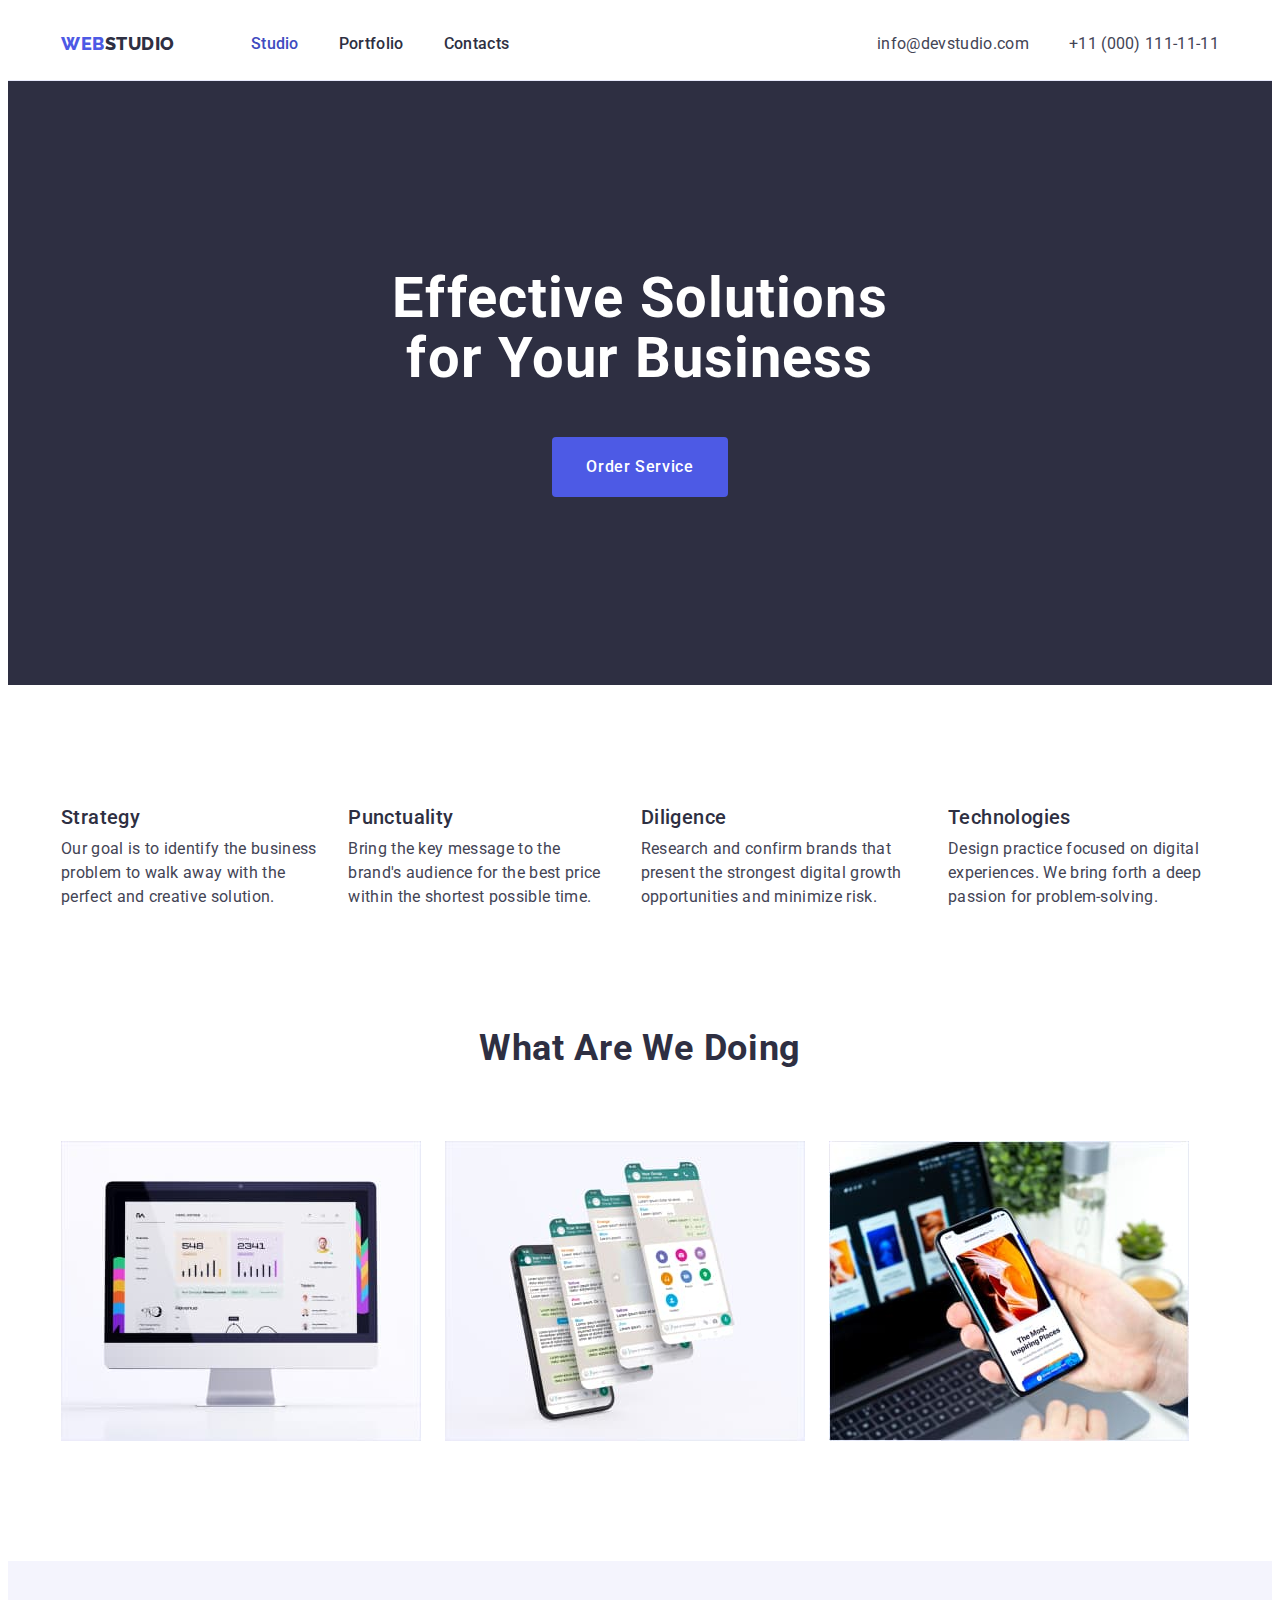
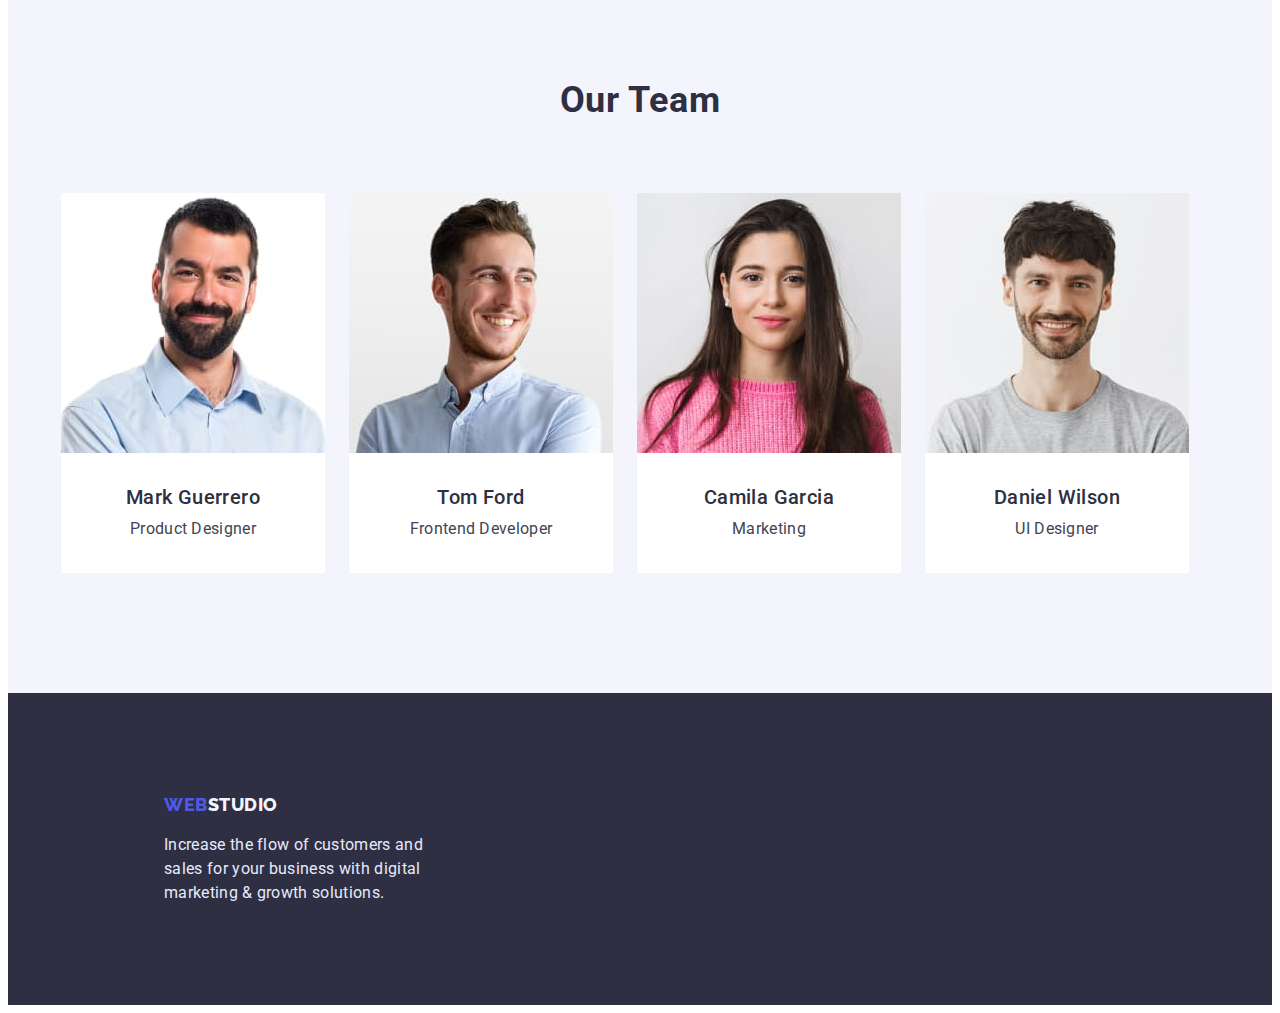
<file: index.html>
<!DOCTYPE html>
<html lang="en">
  <head>
    <meta charset="UTF-8" />
    <meta http-equiv="X-UA-Compatible" content="IE=edge" />
    <meta name="viewport" content="width=device-width, initial-scale=1.0" />
    <title>WebStudio</title>
    <link rel="preconnect" href="https://fonts.googleapis.com" />
    <link rel="preconnect" href="https://fonts.gstatic.com" crossorigin />
    <link
      href="https://fonts.googleapis.com/css2?family=Raleway:wght@800&family=Roboto:wght@400;500;700&display=swap"
      rel="stylesheet"
    />
    <link
      rel="stylesheet"
      href="https://cdnjs.cloudflare.com/ajax/libs/modern-normalize/1.1.0/modern-normalize.min.css"
      integrity="sha512-wpPYUAdjBVSE4KJnH1VR1HeZfpl1ub8YT/NKx4PuQ5NmX2tKuGu6U/JRp5y+Y8XG2tV+wKQpNHVUX03MfMFn9Q=="
      crossorigin="anonymous"
      referrerpolicy="no-referrer"
    />
    <link rel="stylesheet" href="./css/styles.css" />
  </head>
  <body>
    <header class="header">
      <div class="container header-container">
        <nav class="header-navigation">
          <a class="header-logo link" href="./index.html"
            ><span class="accent-logo">Web</span>Studio</a
          >
          <ul class="header-list list">
            <li class="header-item">
              <a class="header-link link current" href="./index.html">Studio</a>
            </li>
            <li class="header-item">
              <a class="header-link link" href="./portfolio.html">Portfolio</a>
            </li>
            <li class="header-item">
              <a class="header-link link" href="">Contacts</a>
            </li>
          </ul>
        </nav>
        <address class="address">
          <ul class="address-list list">
            <li class="address-item list">
              <a class="address-link link" href="mailto:info@devstudio.com"
                >info@devstudio.com</a
              >
            </li>
            <li class="address-item list">
              <a class="address-link link" href="tel:+110001111111"
                >+11 (000) 111-11-11</a
              >
            </li>
          </ul>
        </address>
      </div>
    </header>
    <main>
      <section class="hero">
        <!--Hero-->
        <h1 class="hero-title">
          Effective Solutions <br />
          for Your Business
        </h1>
        <button class="hero-btn" type="button">Order Service</button>
      </section>
      <section class="section">
        <!--About-->

        <h2 class="hidden">About</h2>
        <ul class="about-list list container">
          <li class="about-item">
            <h3 class="about-title">Strategy</h3>
            <p class="about-text">
              Our goal is to identify the business problem to walk away with the
              perfect and creative solution.
            </p>
          </li>
          <li class="about-item">
            <h3 class="about-title">Punctuality</h3>
            <p class="about-text">
              Bring the key message to the brand's audience for the best price
              within the shortest possible time.
            </p>
          </li>
          <li class="about-item">
            <h3 class="about-title">Diligence</h3>
            <p class="about-text">
              Research and confirm brands that present the strongest digital
              growth opportunities and minimize risk.
            </p>
          </li>
          <li class="about-item">
            <h3 class="about-title">Technologies</h3>
            <p class="about-text">
              Design practice focused on digital experiences. We bring forth a
              deep passion for problem-solving.
            </p>
          </li>
        </ul>
      </section>
      <!--What are we doing-->
      <section class="doing">
        <h2 class="doing-title">What are we doing</h2>
        <ul class="doing-list list container">
          <li class="doing-item">
            <img src="./images/1desctop.jpg" alt="monitor" width="360" />
          </li>
          <li class="doing-item">
            <img src="./images/2laptop.jpg" alt="laptops" width="360" />
          </li>
          <li class="doing-item">
            <img src="./images/3mobile.jpg" alt="phone" width="360" />
          </li>
        </ul>
      </section>
      <section class="team section">
        <!--Our Team-->
        <div class="container">
          <h2 class="team-title">Our Team</h2>
          <ul class="team-list list">
            <li class="team-item">
              <img src="./images/img1.jpg" alt="Mark Guerrero" width="264" />
              <div class="team-container">
                <h3 class="team-subtitle">Mark Guerrero</h3>
                <p class="team-text">Product Designer</p>
              </div>
            </li>
            <li class="team-item">
              <img src="./images/img2.jpg" alt="Tom Ford" width="264" />
              <div class="team-container">
                <h3 class="team-subtitle">Tom Ford</h3>
                <p class="team-text">Frontend Developer</p>
              </div>
            </li>
            <li class="team-item">
              <img src="./images/img3.jpg" alt="Camila Garcia" width="264" />
              <div class="team-container">
                <h3 class="team-subtitle">Camila Garcia</h3>
                <p class="team-text">Marketing</p>
              </div>
            </li>
            <li class="team-item">
              <img src="./images/img4.jpg" alt="Daniel Wilson" width="264" />
              <div class="team-container">
                <h3 class="team-subtitle">Daniel Wilson</h3>
                <p class="team-text">UI Designer</p>
              </div>
            </li>
          </ul>
        </div>
      </section>
    </main>
    <footer class="footer">
      <a class="footer-logo link" href="./index.html"
        ><span class="accent-logo">Web</span>Studio</a
      >
      <p class="footer-text">
        Increase the flow of customers and <br />
        sales for your business with digital <br />
        marketing & growth solutions.
      </p>
    </footer>
  </body>
</html>
</file>
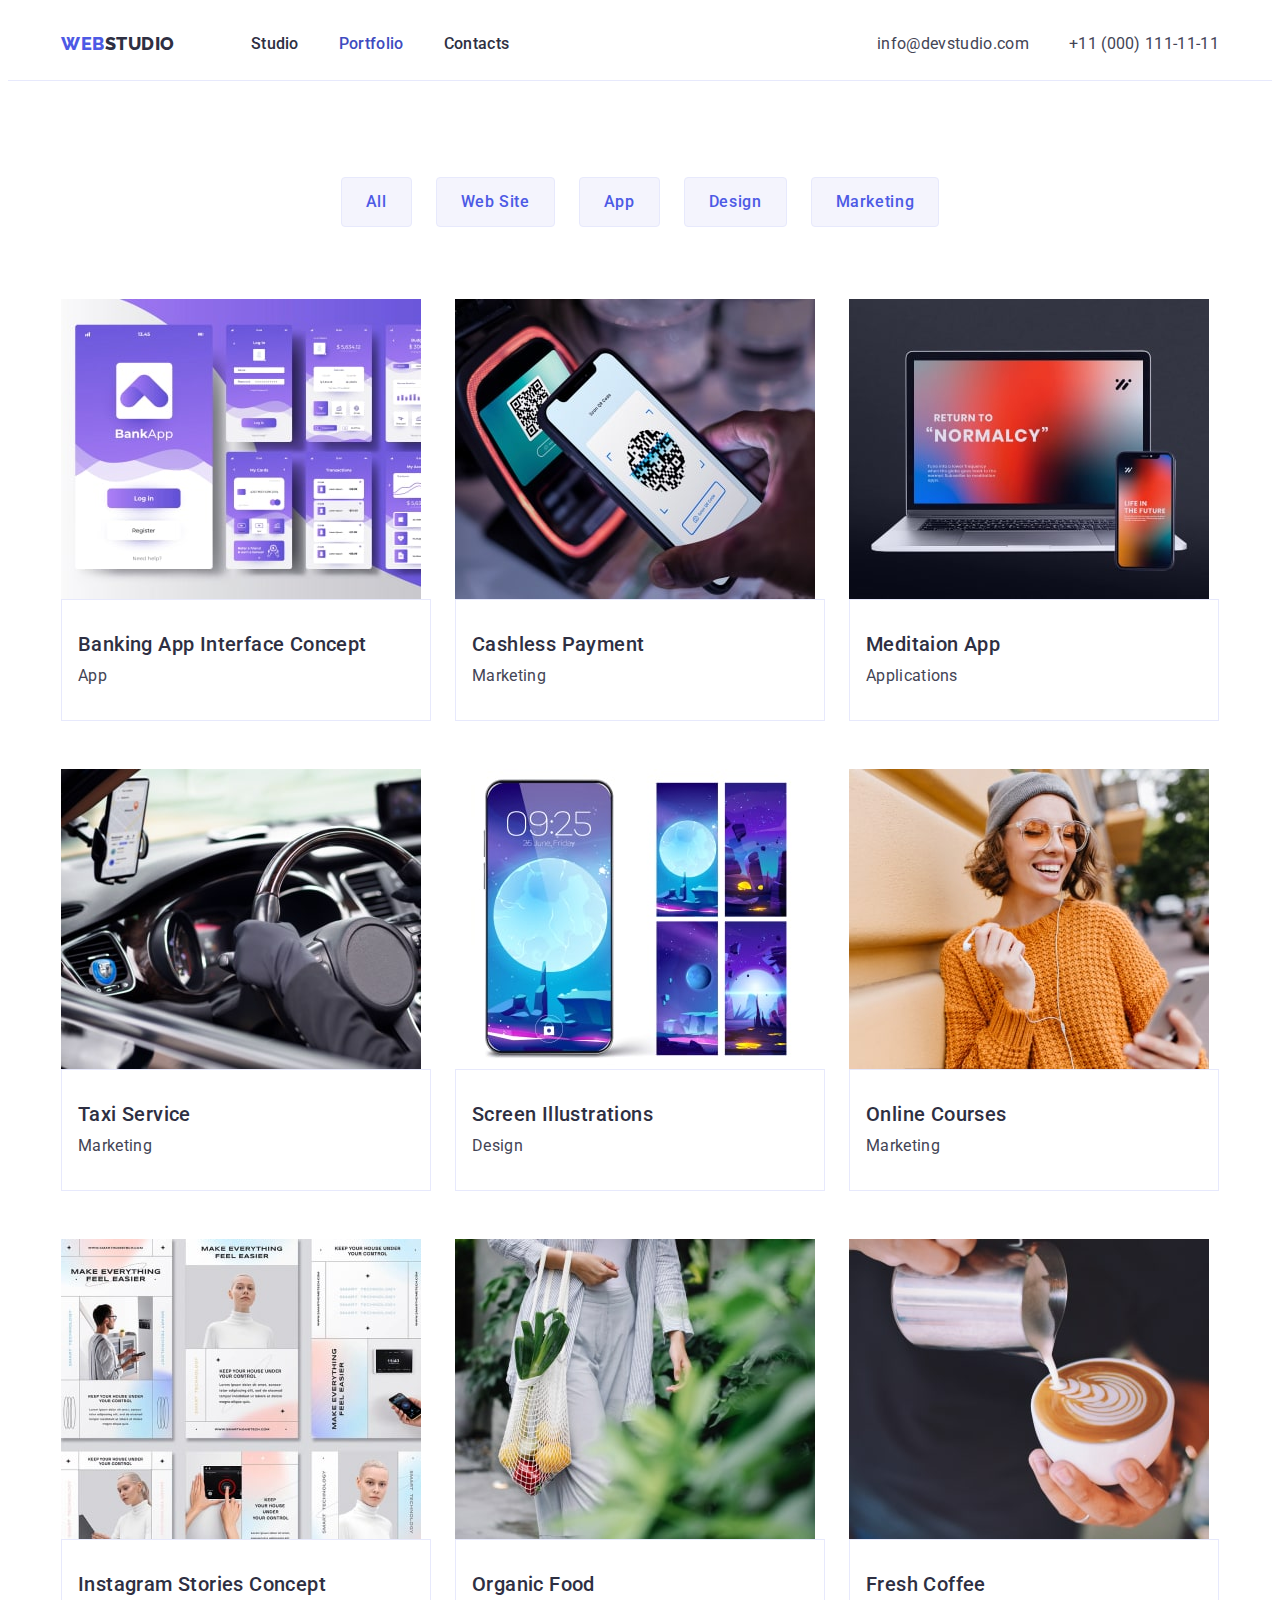
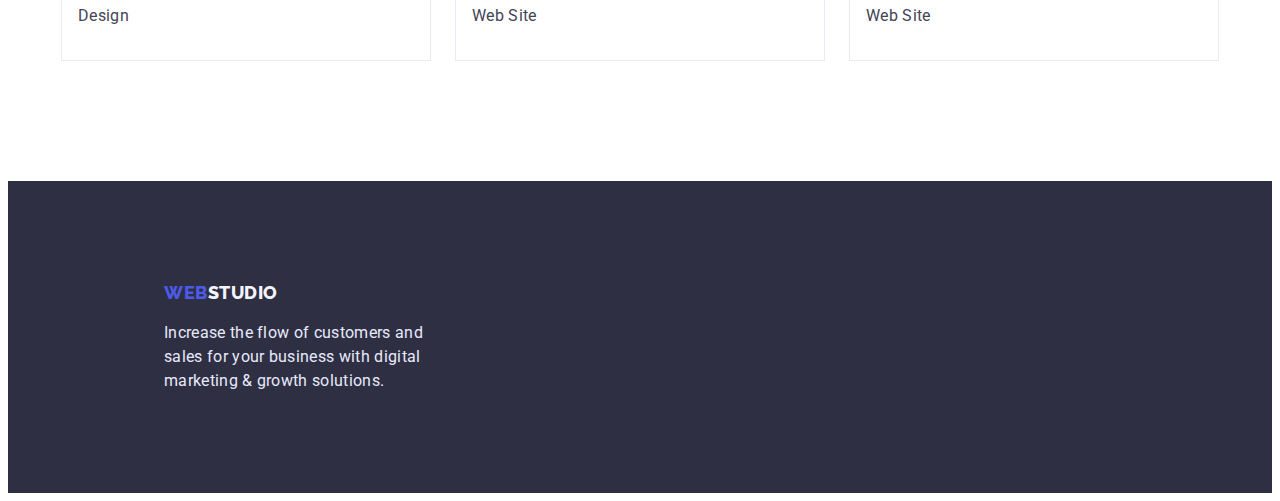
<file: portfolio.html>
<!DOCTYPE html>
<html lang="en">
  <head>
    <meta charset="UTF-8" />
    <meta http-equiv="X-UA-Compatible" content="IE=edge" />
    <meta name="viewport" content="width=device-width, initial-scale=1.0" />
    <title>Portfolio</title>
    <link rel="preconnect" href="https://fonts.googleapis.com" />
    <link rel="preconnect" href="https://fonts.gstatic.com" crossorigin />
    <link
      href="https://fonts.googleapis.com/css2?family=Raleway:wght@800&family=Roboto:wght@400;500;700&display=swap"
      rel="stylesheet"
    />
    <link
      rel="stylesheet"
      href="https://cdnjs.cloudflare.com/ajax/libs/modern-normalize/1.1.0/modern-normalize.min.css"
      integrity="sha512-wpPYUAdjBVSE4KJnH1VR1HeZfpl1ub8YT/NKx4PuQ5NmX2tKuGu6U/JRp5y+Y8XG2tV+wKQpNHVUX03MfMFn9Q=="
      crossorigin="anonymous"
      referrerpolicy="no-referrer"
    />
    <link rel="stylesheet" href="./css/styles.css" />
  </head>
  <body>
    <header class="header">
      <div class="container header-container">
        <nav class="header-navigation">
          <a class="header-logo link" href="./index.html"
            ><span class="accent-logo">Web</span>Studio</a
          >
          <ul class="header-list list">
            <li class="header-item">
              <a class="header-link link" href="./index.html">Studio</a>
            </li>
            <li class="header-item">
              <a class="header-link link current" href="./portfolio.html"
                >Portfolio</a
              >
            </li>
            <li class="header-item">
              <a class="header-link link" href="">Contacts</a>
            </li>
          </ul>
        </nav>
        <address class="address">
          <ul class="address-list list">
            <li class="address-item list">
              <a class="address-link link" href="mailto:info@devstudio.com"
                >info@devstudio.com</a
              >
            </li>
            <li class="address-item list">
              <a class="address-link link" href="tel:+110001111111"
                >+11 (000) 111-11-11</a
              >
            </li>
          </ul>
        </address>
      </div>
    </header>
    <main>
      <section class="portfolio">
        <div class="container">
          <h1 class="hidden">Examples</h1>
          <!-------FILTER------->
          <ul class="filter-list list">
            <li class="filter-item">
              <button class="filter-btn" type="button">All</button>
            </li>
            <li>
              <button class="filter-btn" type="button">Web Site</button>
            </li>
            <li><button class="filter-btn" type="button">App</button></li>
            <li>
              <button class="filter-btn" type="button">Design</button>
            </li>
            <li>
              <button class="filter-btn" type="button">Marketing</button>
            </li>
          </ul>
          <!-------Portfolio-------->
          <ul class="example-list list">
            <li class="example-item">
              <a class="example-link" href="">
                <img src="./images/img11.jpg" alt="Applications" width="360"
              /></a>
              <div class="text-container">
                <h2 class="example-subtitle">Banking App Interface Concept</h2>
                <p class="example-text">App</p>
              </div>
            </li>
            <li class="example-item">
              <a href=""
                ><img src="./images/img12.jpg" alt="Marketing" width="360"
              /></a>
              <div class="text-container">
                <h2 class="example-subtitle">Cashless Payment</h2>
                <p class="example-text">Marketing</p>
              </div>
            </li>
            <li class="example-item">
              <a href=""
                ><img src="./images/img13.jpg" alt="Applications" width="360"
              /></a>
              <div class="text-container">
                <h2 class="example-subtitle">Meditaion App</h2>
                <p class="example-text">Applications</p>
              </div>
            </li>
            <li class="example-item">
              <a href=""
                ><img src="./images/img14.jpg" alt="Marketing" width="360"
              /></a>
              <div class="text-container">
                <h2 class="example-subtitle">Taxi Service</h2>
                <p class="example-text">Marketing</p>
              </div>
            </li>
            <li class="example-item">
              <a href=""
                ><img src="./images/img15.jpg" alt="Design" width="360"
              /></a>
              <div class="text-container">
                <h2 class="example-subtitle">Screen Illustrations</h2>
                <p class="example-text">Design</p>
              </div>
            </li>
            <li class="example-item">
              <a href=""
                ><img src="./images/img16.jpg" alt="Marketing" width="360"
              /></a>
              <div class="text-container">
                <h2 class="example-subtitle">Online Courses</h2>
                <p class="example-text">Marketing</p>
              </div>
            </li>
            <li class="example-item">
              <a href=""
                ><img src="./images/img17.jpg" alt="Design" width="360"
              /></a>
              <div class="text-container">
                <h2 class="example-subtitle">Instagram Stories Concept</h2>
                <p class="example-text">Design</p>
              </div>
            </li>
            <li class="example-item">
              <a href=""
                ><img src="./images/img18.jpg" alt="Web Site" width="360"
              /></a>
              <div class="text-container">
                <h2 class="example-subtitle">Organic Food</h2>
                <p class="example-text">Web Site</p>
              </div>
            </li>
            <li class="example-item">
              <a href=""
                ><img src="./images/img19.jpg" alt="Web Site" width="360"
              /></a>
              <div class="text-container">
                <h2 class="example-subtitle">Fresh Coffee</h2>
                <p class="example-text">Web Site</p>
              </div>
            </li>
          </ul>
        </div>
      </section>
    </main>
    <footer class="footer">
      <a class="footer-logo link" href="./index.html"
        ><span class="accent-logo">Web</span>Studio</a
      >
      <p class="footer-text">
        Increase the flow of customers and <br />
        sales for your business with digital <br />
        marketing & growth solutions.
      </p>
    </footer>
  </body>
</html>
</file>
<file: css/styles.css>
:root {
    --main-title-color: #2E2F42;
    --second-title-color: #FFFFFF;
    --main-text-color: #434455;
    --main-bg-color: #2E2F42;
    --hover-bg-color: #404BBF;
    --main-accent-color:#4D5AE5;
   
}
/* Fonts */
/*logo -- font-family: 'Raleway'; 800 */
/*text -- font-family: 'Roboto';
/*nav:font-weight: 500; 400,700, */

body {
    font-family: 'Roboto', sans-serif;
    color: var(--main-text-color);
}
.hidden {
    position: absolute;
    width: 1px;
    height: 1px;
    margin: -1px;
    border: 0;
    padding: 0;
    white-space: nowrap;
    clip-path: inset(100%);
    clip: rect(0 0 0 0);
    overflow: hidden;
}
h1, h2, h3, h4, p {
    margin-top: 0;
    margin-bottom: 0;
}
ul, ol {
    margin-top: 0;
    margin-bottom: 0;
    padding-left: 0;
}
img {
    display: block;
}
.link {
    text-decoration: none;
}
.list {
    list-style: none;
}
.container {
    max-width: 1158px;
    padding: 0 15px;
    margin: 0 auto;
    }

.section {
    padding-top: 120px;
    padding-bottom: 120px;
}
/*----------------HEADER-------------------*/
.header {
        border-bottom: 1px solid #E7E9FC;
    
    
}
.header-container {
    display: flex;
    align-items: center;
    }
.header-navigation {
    display: flex;
    align-items: center;
    }

.header-logo {
    padding-top: 24px;
        padding-bottom: 24px;
    color:var(--main-title-color);
    font-family: 'Raleway';
     font-weight: 800;
    font-size: 18px;
    line-height: 1.33;
    letter-spacing: 0.03em;
    text-transform: uppercase;
    }
.accent-logo { 
    color:var(--main-accent-color);
    font-family: 'Raleway';
        font-weight: 800;
        font-size: 18px;
        line-height: 1.33;
        letter-spacing: 0.03em;
        text-transform: uppercase;
}
.header-logo:hover, 
.header-logo:focus,
.header-link.current {
color:var(--hover-bg-color);
}
.header-list {
        display: flex;
        align-items: center;
        margin-left: 76px;
        gap: 40px;
        }

    
.header-item {
  
}

.header-link {
    display:inline-block;
    padding-top: 24px;
    padding-bottom: 24px;
    font-family: inherit;    
    font-weight: 500;
        font-size: 16px;
        line-height: 1.5;
        letter-spacing: 0.02em;
        color: var(--main-title-color);
}
.header-link:is(:hover, :focus) {
    color:var(--hover-bg-color);
}
.address {
margin-left: auto;
}

.address-list {
    display: flex;
        align-items: center;
        gap: 40px;
        }

.address-item {}
   

.address-link {
    padding-top: 24px;
        padding-bottom: 24px;
    font-family: inherit;
    font-style: normal;
    font-weight: 400;
        font-size: 16px;
        line-height: 1.5;
        letter-spacing: 0.02em;
        color:var(--main-text-color);
        margin-left: auto;
        }
.address-link:is(:hover, :focus) {
    color:var(--hover-bg-color);
}
/*-----------------HERO--------------------*/
.hero {
    background-color:var(--main-bg-color);
    text-align: center;
    padding-bottom: 188px;
    padding-top: 188px;
}
.hero-title {
    margin-bottom: 48px;
    font-weight: 700;
    font-size: 56px;
    line-height: 1.07;
    letter-spacing: 0.02em;
    color:var(--second-title-color);
}
.hero-btn {
    padding: 16px 32px;
    font-family: inherit;
    font-weight: 500;
    font-size: 16px;
    line-height: 1.5;
    align-items: center;
    letter-spacing: 0.04em;
    color:var(--second-title-color);
    background-color: var(--main-accent-color);
    border-color: transparent;
    cursor: pointer;
    border-radius: 4px;
}
.hero-btn:hover, 
.hero-btn:focus{
    background-color:var(--hover-bg-color);
    }

/*----------------ABOUT---------------------*/

.about-list {
    display: flex;
    gap: 24px;

   
}
.about-title {
    margin-bottom: 8px;
        font-weight: 500;
        font-size: 20px;
        line-height: 1.2;
        letter-spacing: 0.02em;
        color: var(--main-title-color);
}
.about-text {
        font-size: 16px;
        line-height: 1.5;
        letter-spacing: 0.02em;
    }

/*---------------What are we doing----------*/

.doing {
    padding-bottom: 120px;
}
.doing-title {
    margin-bottom: 72px;
    font-weight: 700;
        font-size: 36px;
        line-height: 1.11;
        text-align: center;
        letter-spacing: 0.02em;
        text-transform: capitalize;
        color:var(--main-title-color);
}
.doing-list {
    display: flex;
    gap: 24px;
}

/*----------------OUR TEAM------------------*/

.team {
    background-color: #F4F4FD;}
    
.team-title {
        font-weight: 700;
        font-size: 36px;
        line-height: 1.11;
        text-align: center;
        letter-spacing: 0.02em;
        text-transform: capitalize;
        color:var(--main-title-color);
}
.team-list {
    display: flex;
    margin-top: 72px;
    gap: 24px;
    }

.team-container{
  padding-top: 32px;
  padding-bottom: 32px;
  text-align: center;
  background-color: #fff;
}
.team-subtitle {
    margin-bottom: 8px;
    font-weight: 500;
        font-size: 20px;
        line-height: 1.2;
        letter-spacing: 0.02em;
        color:var(--main-title-color);
}

.team-text {
        font-size: 16px;
        line-height: 1.5;
        letter-spacing: 0.02em;
        color:var(--main-text-color);
}
/*----------------FOOTER--------------------*/
.footer-logo{
font-family: 'Raleway';
font-style: normal;
font-weight: 800;
font-size: 18px;
line-height: 1.17;
letter-spacing: 0.03em;
text-transform: uppercase;
color: #F4F4FD;
}
.footer-logo:is(:hover, :focus) {
    color:var(--hover-bg-color);
}
.footer {
    background-color:var(--main-bg-color);
    padding-top: 100px;
    padding-bottom: 100px;
    padding-left: 156px;
}

.footer-text {
    margin-top: 16px;
        font-size: 16px;
        line-height: 1.5;
        letter-spacing: 0.02em;
        color: #E7E9FC;
    }

/*================PORTFOLIO================*/

.portfolio {
    padding-top: 96px;
    padding-bottom: 120px;
}

.filter-list {
    display: flex;
    gap: 24px;
    justify-content: center;
    margin-bottom: 72px;
}
.filter-btn {
    padding-top: 12px;
    padding-right: 24px;
    padding-bottom: 12px;
    padding-left: 24px;
    font-family:inherit;
    font-style: normal;
    font-weight: 500;
        font-size: 16px;
        line-height: 1.5;
        align-items: center;
        text-align: center;
        letter-spacing: 0.04em;
        color:var(--main-accent-color);
        border: 1px solid #E7E9FC;
        border-radius: 4px;
        background-color:#F4F4FD;
        cursor: pointer;
}
.filter-btn:hover, 
.filter-btn:focus {
    font-family: inherit;
        font-style: normal;
        font-weight: 500;
        font-size: 16px;
        line-height: 1.5;
        display: flex;
        align-items: center;
        text-align: center;
        letter-spacing: 0.04em;
        color:var(--second-title-color);
        background-color:var(--hover-bg-color);
}
.example-list {
    display: flex;
    flex-wrap: wrap;
    gap: 48px 24px;
}

.example-list > .example-item {
    flex-basis: calc((100% - 48px) / 3);
}
.example-subtitle {
    margin-bottom: 8px;
        font-weight: 500;
        font-size: 20px;
        line-height: 1.2;
        letter-spacing: 0.02em;
        color:var(--main-title-color);
}
.example-text {
        font-size: 16px;
        line-height: 1.5;
        letter-spacing: 0.02em;
        color:var(--main-text-color);
}
.text-container {
  padding: 32px 16px; 
  border: 1px solid #E7E9FC;
}
</file>
